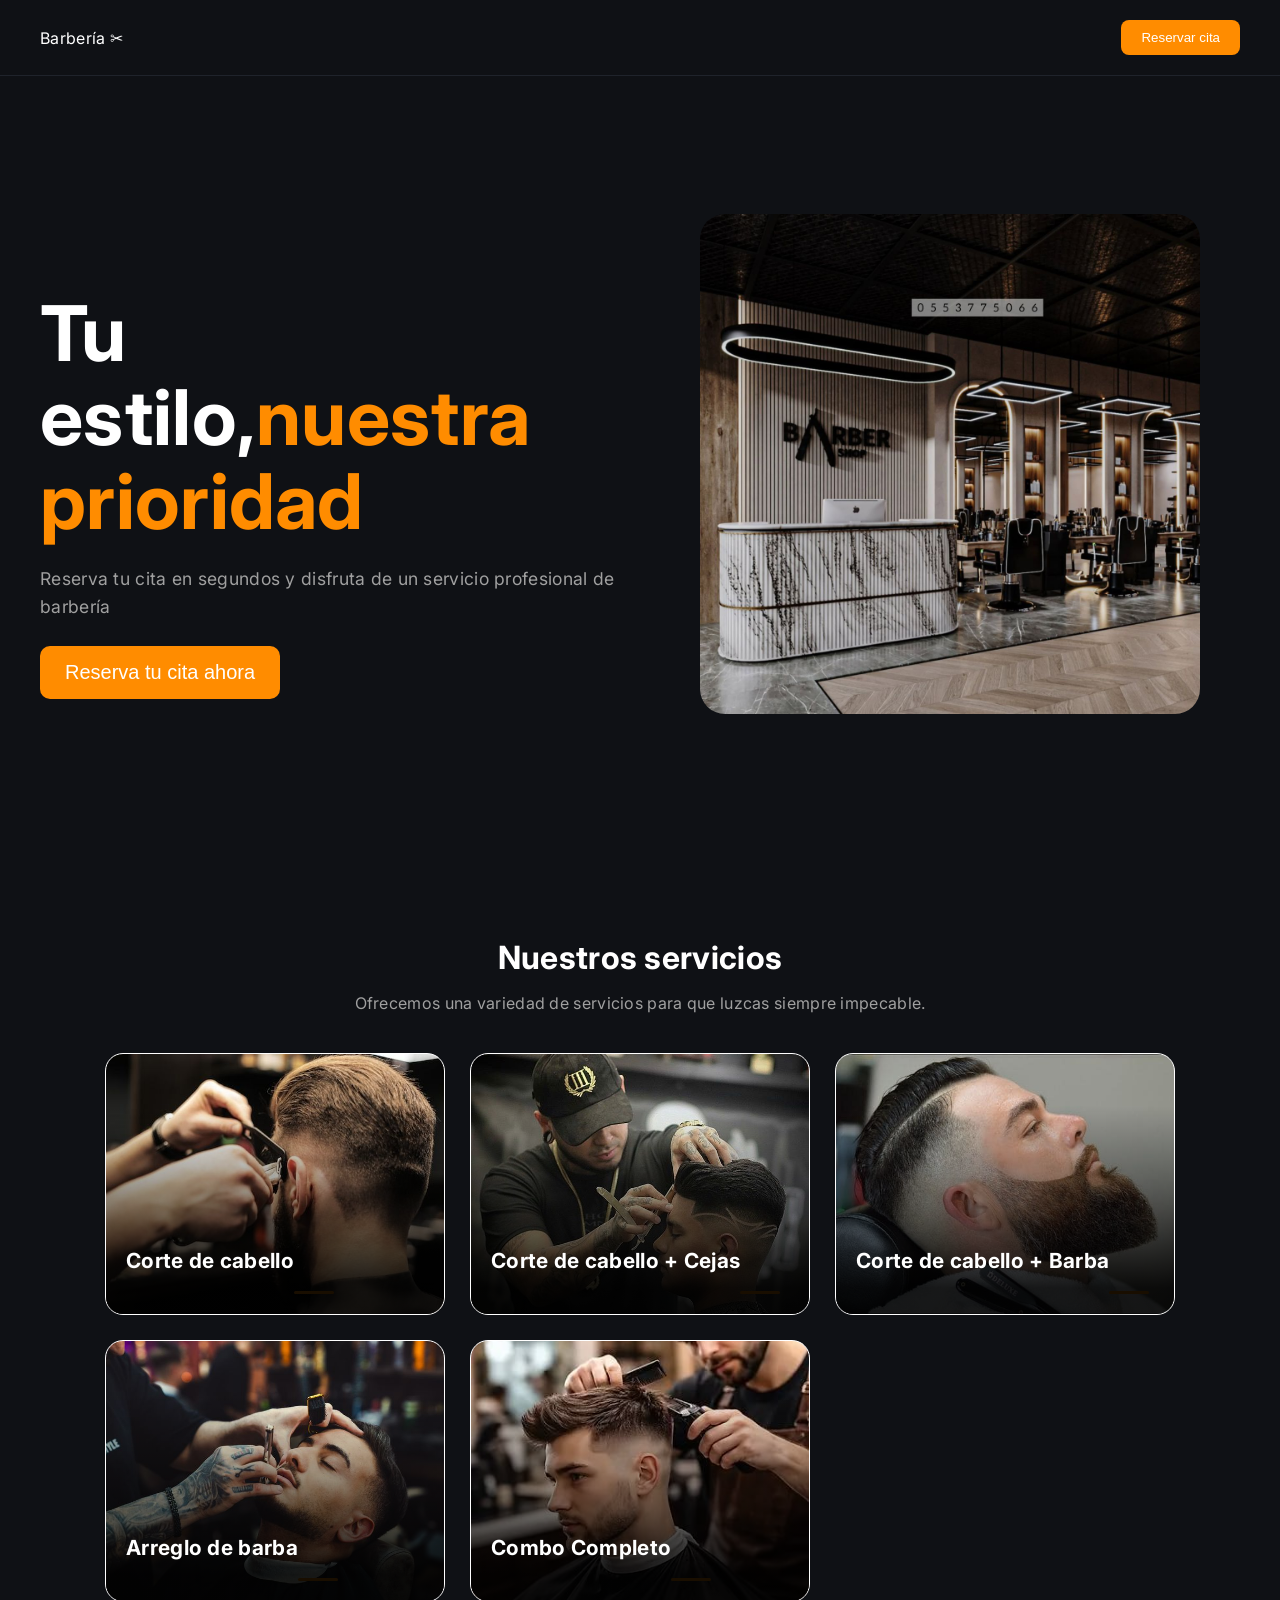
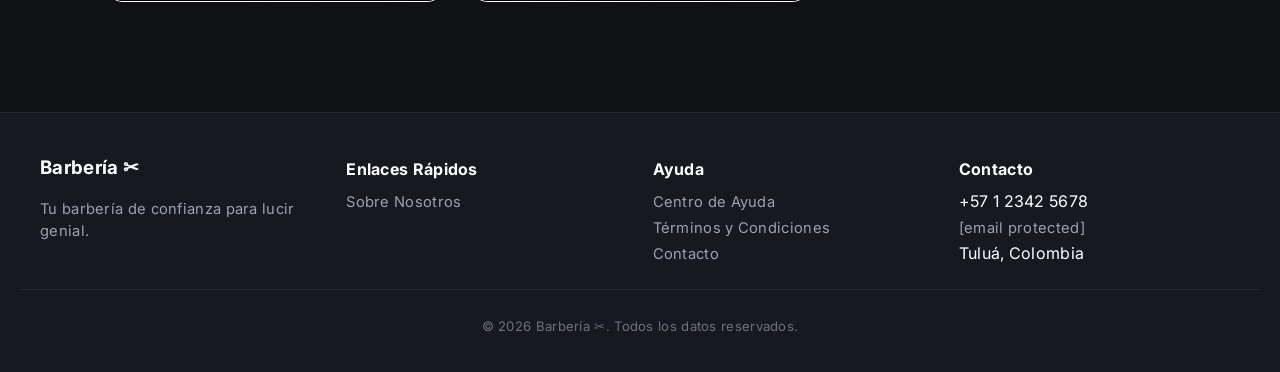
<file: index.html>
<!DOCTYPE html>
<html lang="es">
<head>
  <meta charset="UTF-8">
  <meta name="viewport" content="width=device-width, initial-scale=1.0">
  <link rel="preconnect" href="https://fonts.googleapis.com">
  <link rel="preconnect" href="https://fonts.gstatic.com" crossorigin>
  <link href="https://fonts.googleapis.com/css2?family=Inter:wght@400;500;600;700&display=swap" rel="stylesheet">
  <link rel="icon" href="./frontend/assets/images/favicon.png" type="image/png">
  <link rel="shortcut icon" href="./frontend/assets/images/favicon.png" type="image/png">
  <title>Barbería | Reserva tu cita en línea</title>
  <link rel="stylesheet" href="./frontend/css/home.css">
</head>
<body>
  <header class="navbar">
    <div class="cont-nav">
      <div class="logo-barber">Barbería ✂</div>
      <a href="./frontend/pages/auth.html"><button class="button-nav">Reservar cita</button></a>
    </div>  
  </header>
  <main>
    
    <section class="cont-first">

      <div class="container-first">

        <h1>Tu estilo,<span class="destacado">nuestra prioridad</span></h1>
        <p>Reserva tu cita en segundos y disfruta de un servicio profesional de barbería</p>
        <a href="./frontend/pages/auth.html"><button type="submit">Reserva tu cita ahora</button></a>

      </div>

      <div class="cont-img">
        <img src="./frontend/assets/images/fachadabarber.jpg" alt="Imagen de barbería" class="img-barber">
      </div>

    </section>

    <section class="cont-second">

      <div class="container-second">

        <h2>Nuestros servicios</h2>
        <p>Ofrecemos una variedad de servicios para que luzcas siempre impecable.</p>

        <div class="services">

          <div class="service-card card1">
            <h3>Corte de cabello</h3>
          </div>

          <div class="service-card card2">
            <h3>Corte de cabello + Cejas</h3>
          </div>

          <div class="service-card card3">
            <h3>Corte de cabello + Barba</h3>
          </div>

          <div class="service-card card4">
            <h3>Arreglo de barba</h3>
          </div>

          <div class="service-card card5">
            <h3>Combo Completo</h3>
          </div>

        </div>

      </div>

    </section>

  </main>
  <footer class="site-footer" aria-label="Pie de página">
    <div class="footer-container">

      <div class="footer-grid">

        <div class="footer-brand">
          <h3 class="footer-brand-name">Barbería ✂</h3>
          <p class="footer-brand-desc">Tu barbería de confianza para lucir genial.</p>
        </div>

        <div class="footer-col">
          <h4 class="footer-col-title">Enlaces Rápidos</h4>
          <ul class="footer-links">
            <li><a href="#">Sobre Nosotros</a></li>
          </ul>
        </div>

        <div class="footer-col">
          <h4 class="footer-col-title">Ayuda</h4>
          <ul class="footer-links">
            <li><a href="#">Centro de Ayuda</a></li>
            <li><a href="#">Términos y Condiciones</a></li>
            <li><a href="#">Contacto</a></li>
          </ul>
        </div>

        <div class="footer-col">
          <h4 class="footer-col-title">Contacto</h4>
          <ul class="footer-links footer-contact">
            <li><i class="bi bi-telephone"></i> +57 1 2342 5678</li>
            <li><i class="bi bi-envelope"></i> 
              <a href="#">
                [email protected]
              </a>
            </li>
            <li><i class="bi bi-geo-alt"></i> Tuluá, Colombia</li>
          </ul>
        </div>

      </div>
      
      <div class="footer-bottom">
        <p>&copy; 2026 Barbería ✂. Todos los datos reservados.</p>
      </div>

    </div>
  </footer>
</body>
</html>
</file>
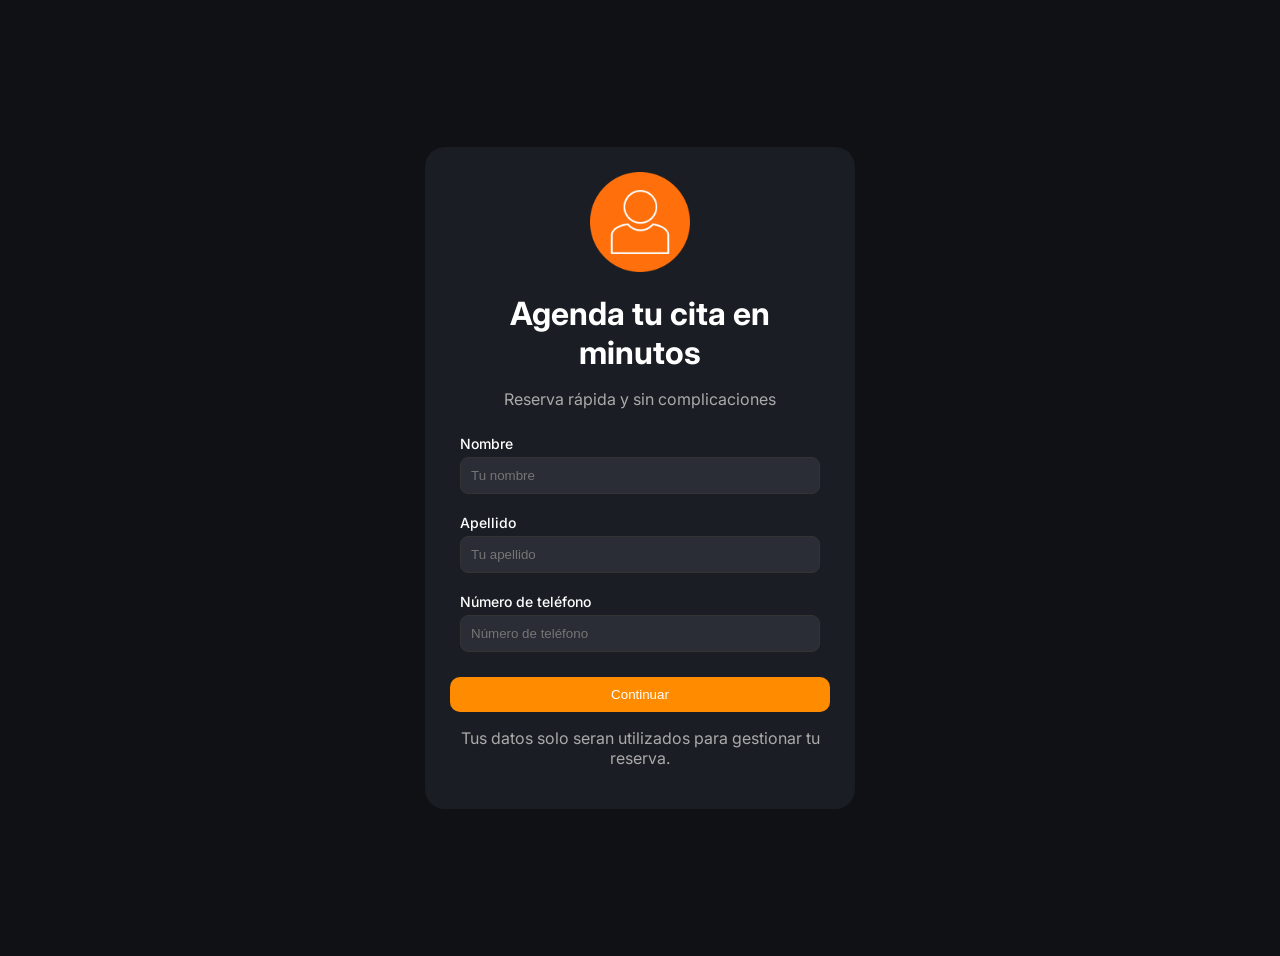
<file: frontend/pages/auth.html>
<!DOCTYPE html>
<html lang="es">
  <head>
    <meta charset="UTF-8">
    <meta name="viewport" content="width=device-width, initial-scale=1.0">
    <meta name="description" content="Reserva tu cita online.">
    <link rel="preconnect" href="https://fonts.googleapis.com">
    <link rel="preconnect" href="https://fonts.gstatic.com" crossorigin>
    <link href="https://fonts.googleapis.com/css2?family=Inter:wght@400;500;600;700&display=swap" rel="stylesheet">
    <link rel="icon" href="../assets/images/favicon.png" type="image/png">
    <link rel="shortcut icon" href="../assets/images/favicon.png" type="image/png">
    <link rel="stylesheet" href="../css/auth.css">
    <title>Barbería | Datos de reserva</title>
  </head>

  <body>
    <main class="login-cont">
      <form class="form-cont" id="form">
        <img src="../assets/images/perso.png" alt="Logo" class="logo">
        <h1>Agenda tu cita en minutos</h1>
        <p>Reserva rápida y sin complicaciones</p>

        <div class="field">
          <label for="nombre">Nombre</label>
          <input type="text" id="nombre" name="nombre" required minlength="2" pattern="[a-zA-ZáéíóúÁÉÍÓÚñÑ\s]+" placeholder="Tu nombre">
        </div>

        <div class="field">
          <label for="apellido">Apellido</label>
          <input type="text" id="apellido" name="apellido" required minlength="2" pattern="[a-zA-ZáéíóúÁÉÍÓÚñÑ\s]+" placeholder="Tu apellido">
        </div>

        <div class="field">
          <label for="telefono">Número de teléfono</label>
          <input type="tel" id="telefono" name="telefono" required minlength="10" maxlength="10" pattern="[0-9]{10}" inputmode="numeric" placeholder="Número de teléfono">
        </div>

        <button type="submit">Continuar</button>

        <p>Tus datos solo seran utilizados para gestionar tu reserva.</p>
      </form>
    </main>

    <script src="../js/auth.js"></script>
  </body>
</html>
</file>
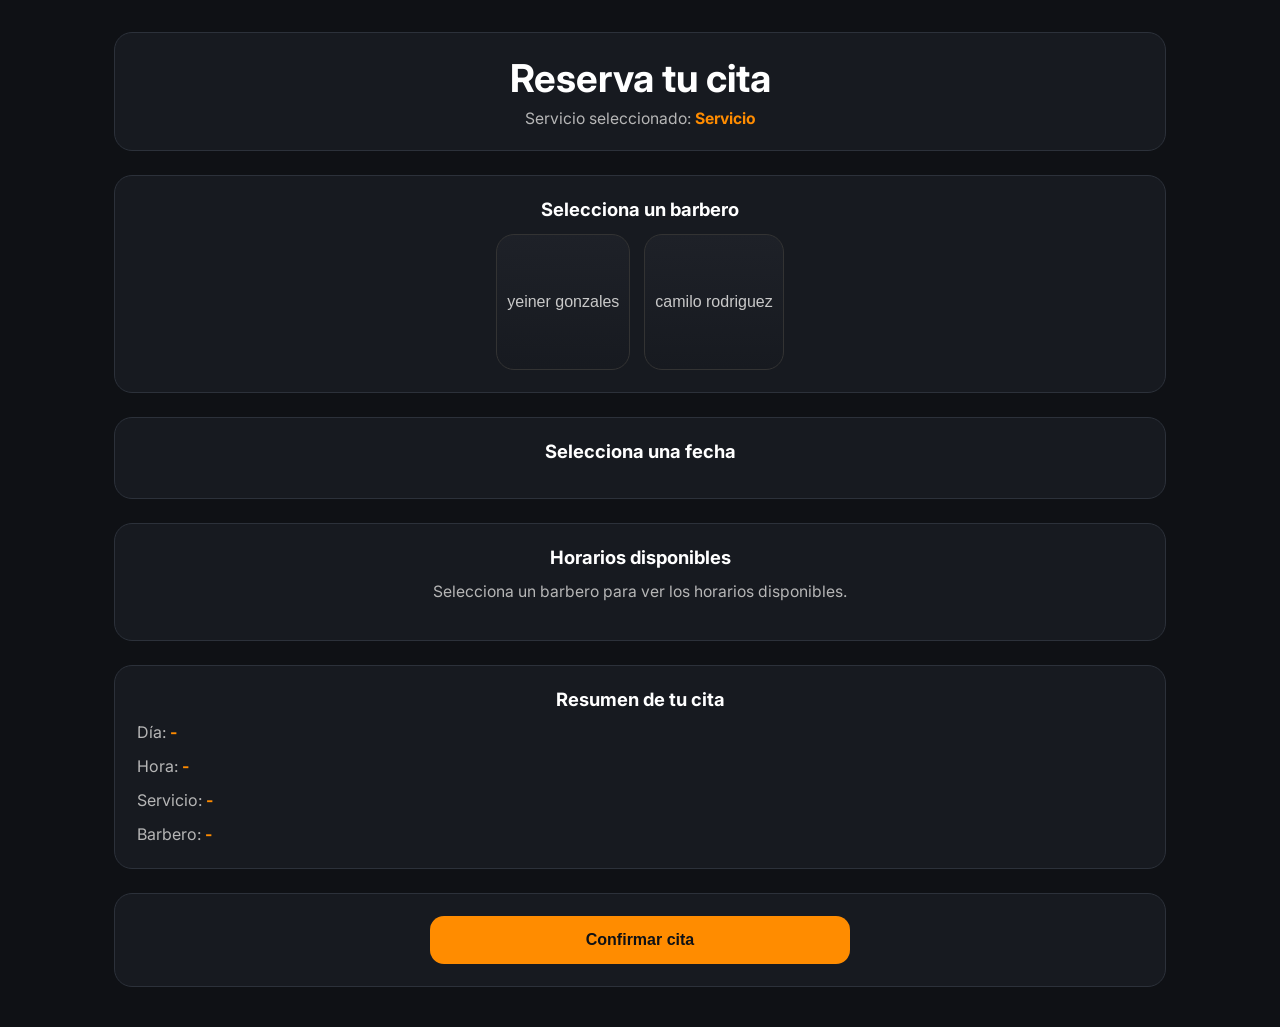
<file: frontend/pages/booking.html>
<!DOCTYPE html>
<html lang="es">
  <head>
    <meta charset="UTF-8">
    <meta name="viewport" content="width=device-width, initial-scale=1.0">
    <meta name="description" content="Reserva tu cita online.">
    <link rel="preconnect" href="https://fonts.googleapis.com">
    <link rel="preconnect" href="https://fonts.gstatic.com" crossorigin>
    <link href="https://fonts.googleapis.com/css2?family=Inter:wght@400;500;600;700&display=swap" rel="stylesheet">
    <link rel="icon" href="../assets/images/favicon.png" type="image/png">
    <link rel="shortcut icon" href="../assets/images/favicon.png" type="image/png">
    <link rel="stylesheet" href="../css/booking.css">
    <title>Barbería | Reserva tu cita</title>
  </head>

  <body>
    <main class="booking-cont">
      <section class="booking-header">
        <h1>Reserva tu cita</h1>
        <p>Servicio seleccionado: <span id="selected-service">Servicio</span></p>
      </section>

      <section class="section-cont">
        <h3>Selecciona un barbero</h3>
        <div class="cont" id="barbers-container"></div>
      </section>

      <section class="section-cont">
        <h3>Selecciona una fecha</h3>
        <div class="cont" id="days-container"></div>
      </section>

      <section class="section-cont">
        <h3>Horarios disponibles</h3>
        <p id="schedule-message">Selecciona un día para ver los horarios disponibles</p>
        <div class="cont" id="hours-container"></div>
      </section>

      <section class="summary-section">
        <h3>Resumen de tu cita</h3>
        <p>Día: <span id="summary-day">-</span></p>
        <p>Hora: <span id="summary-hour">-</span></p>
        <p>Servicio: <span id="summary-service">-</span></p>
        <p>Barbero: <span id="summary-barber">-</span></p>
      </section>

      <section class="confirm-section">
        <button id="confirm-booking" type="button">Confirmar cita</button>
      </section>

    </main>
    <script src="../js/booking.js"></script>
  </body>
</html>
</file>
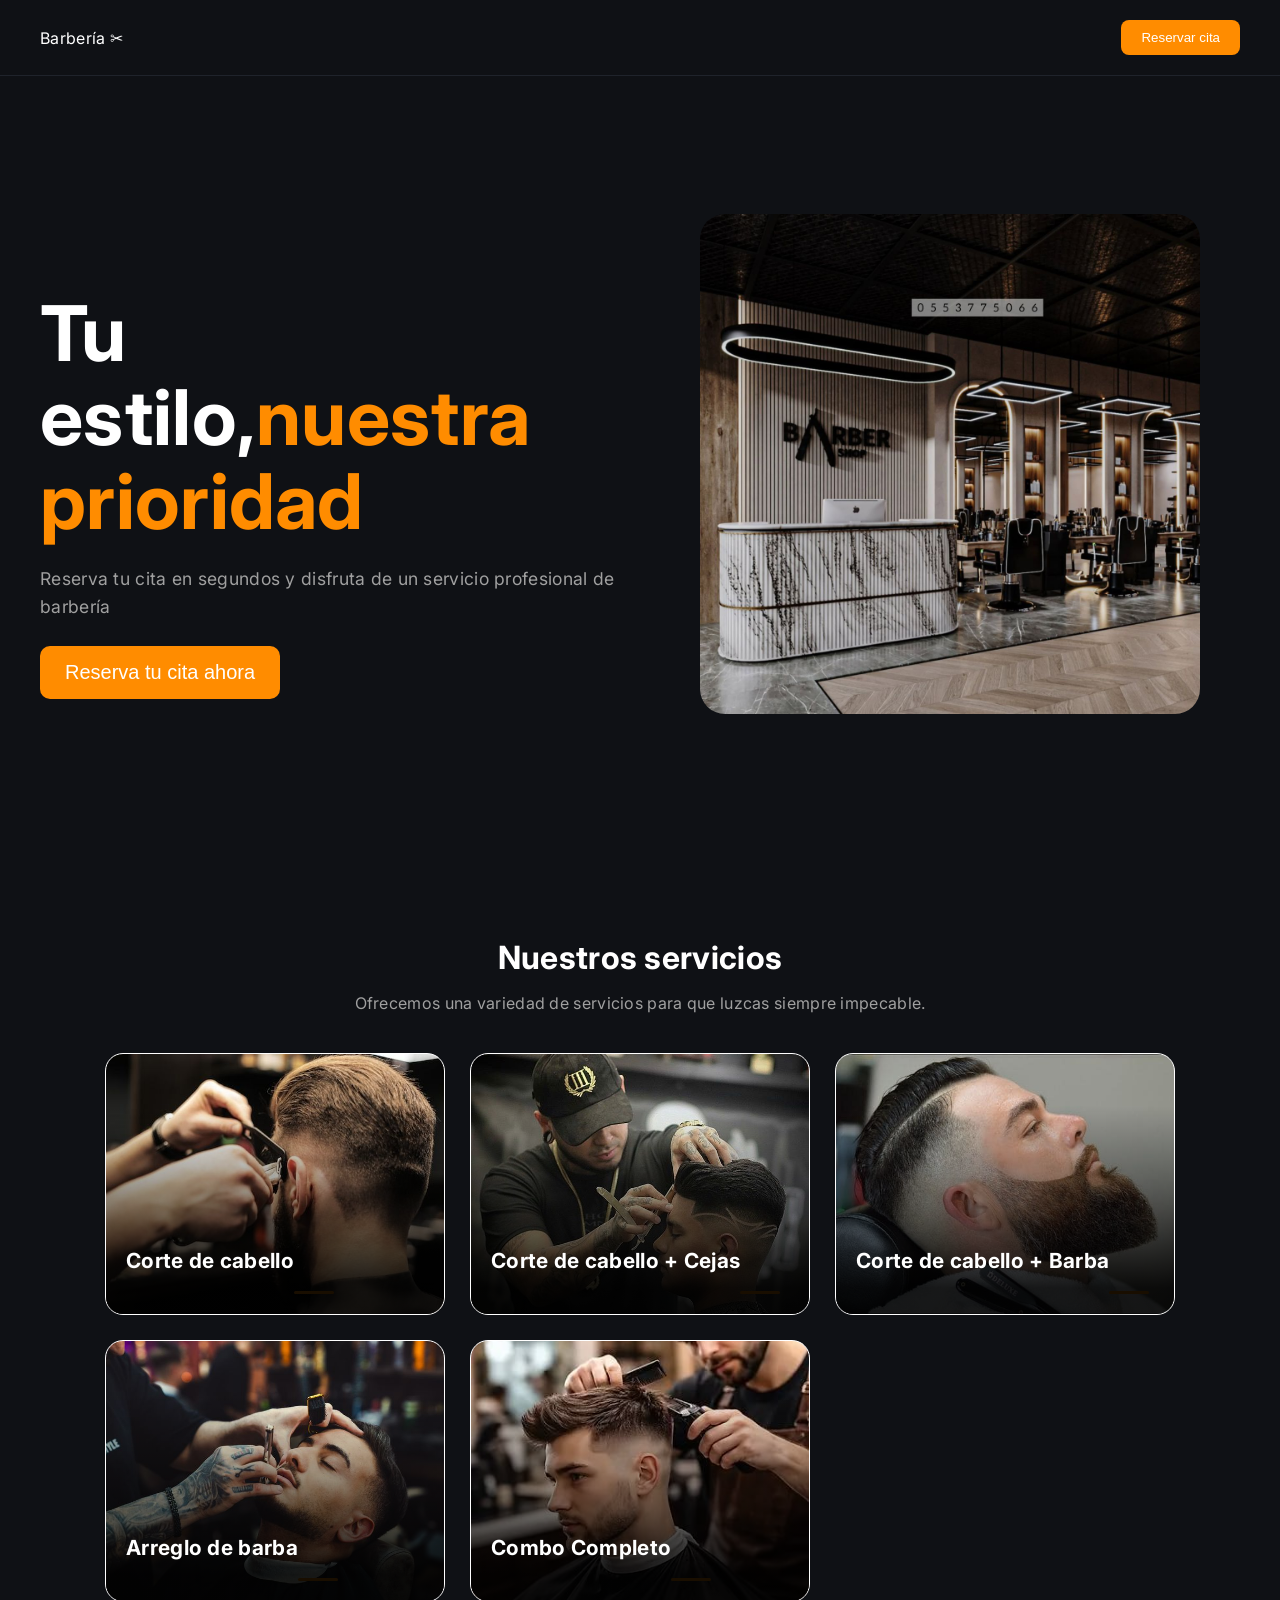
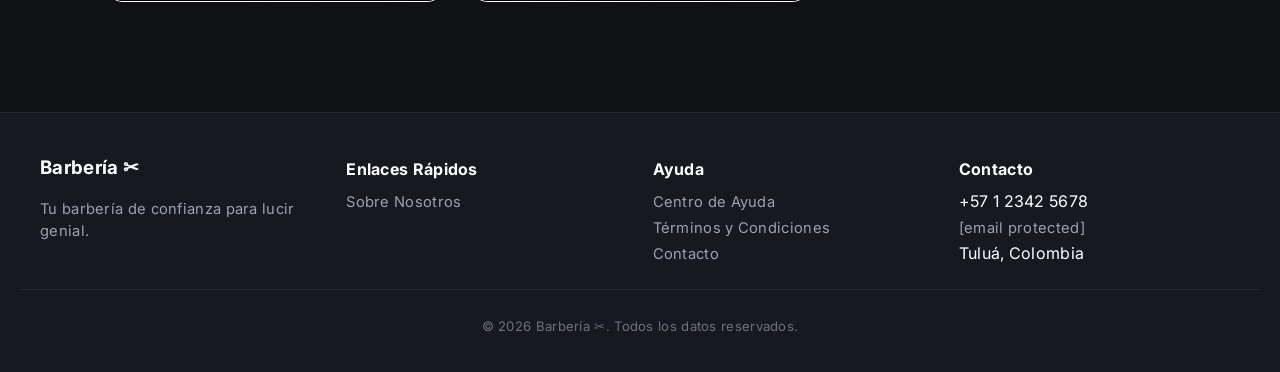
<file: frontend/pages/reservar.html>
<!DOCTYPE html>
<html lang="es">
<head>
  <meta charset="UTF-8">
  <meta name="viewport" content="width=device-width, initial-scale=1.0">
  <title>Reservar cita</title>

  <link rel="stylesheet" href="../public/index.css">
  <link rel="stylesheet" href="../css/reservar.css">
</head>

<body>

<section class="reservar-layout">

  <!-- RESUMEN -->
  <div class="resumen">
    <h2>Tu cita</h2>

    <div class="card resumen-card">
      <p><strong>Cliente:</strong> <span id="cliente"></span></p>
      <p><strong>Servicio:</strong> <span id="servicio"></span></p>
      <p><strong>Precio:</strong> $<span id="precio"></span></p>
    </div>
  </div>

  <!-- FORM -->
  <div class="formulario">

    <div class="form-group">
      <label>Fecha</label>
      <input type="date" id="fecha">
    </div>

    <div class="form-group">
      <label>Hora</label>

      <div class="horas" id="horas">
        <button type="button">09:00 AM</button>
        <button type="button">09:30 AM</button>
        <button type="button">10:00 AM</button>
        <button type="button">10:30 AM</button>
        <button type="button">11:00 AM</button>
        <button type="button">12:00 PM</button>
        <button type="button">12:30 PM</button>
        <button type="button">1:00 PM</button>
        <button type="button">1:30 PM</button>
        <button type="button">2:00 PM</button>
        <button type="button">2:30 PM</button>
        <button type="button">3:00 PM</button>
        <button type="button">3:30 PM</button>
        <button type="button">4:00 PM</button>
        <button type="button">4:30 PM</button>
        <button type="button">5:00 PM</button>
        <button type="button">5:30 PM</button>
        <button type="button">6:00 PM</button>
        <button type="button">6:30 PM</button>
        <button type="button">7:00 PM</button>
        <button type="button">7:30 PM</button>
        <button type="button">8:00 PM</button>
        <button type="button">8:30 PM</button>
        <button type="button">9:00 PM</button>
      </div>

    </div>

  </div>

  <!-- BOTÓN -->
  <div class="footer-action">
    <button id="confirmar" disabled>Confirmar cita</button>
  </div>

</section>

<script>


// ================= DATOS =================
const cliente = JSON.parse(localStorage.getItem("cliente"));
const servicio = JSON.parse(localStorage.getItem("servicio"));

// seguridad mínima
if (!cliente || !servicio) {
  window.location.href = "../../index.html";
}

// ================= MAPA DE PRECIOS =================
const precios = {
    "Corte de cabello": 17000,
    "Corte + Cejas": 20000,
    "Corte + Barba": 22000,
    "Corte + Barba + Cejas": 27000
};

// ================= RESUMEN =================
document.getElementById("cliente").innerText =
  cliente.nombre + " " + cliente.apellido;

document.getElementById("servicio").innerText =
  servicio.nombre;

// 🔥 precio SIEMPRE correcto
const precio = precios[servicio.nombre] || 0;

document.getElementById("precio").innerText = precio;


// ================= SELECCIÓN =================
let horaSeleccionada = null;

const botonesHora = document.querySelectorAll(".horas button");
const btnConfirmar = document.getElementById("confirmar");
const inputFecha = document.getElementById("fecha");

// seleccionar hora
botonesHora.forEach(btn => {
  btn.addEventListener("click", () => {

    botonesHora.forEach(b => b.classList.remove("activo"));
    btn.classList.add("activo");

    horaSeleccionada = btn.innerText;

    validar();
  });
});

// validar
function validar() {
  const fecha = inputFecha.value;

  if (fecha && horaSeleccionada) {
    btnConfirmar.disabled = false;
  } else {
    btnConfirmar.disabled = true;
  }
}

// fecha change
inputFecha.addEventListener("change", validar);


// ================= CONFIRMAR =================
btnConfirmar.addEventListener("click", () => {

  const fecha = inputFecha.value;

  let citas = JSON.parse(localStorage.getItem("citas")) || [];

  // validar doble reserva
  const ocupado = citas.find(c =>
    c.fecha === fecha && c.hora === horaSeleccionada
  );

  if (ocupado) {
    alert("Ese horario ya está ocupado");
    return;
  }

  const nuevaCita = {
    id: Date.now(),
    cliente,
    servicio: {
      ...servicio,
      precio: precio 
    },
    fecha,
    hora: horaSeleccionada,
    estado: "Pendiente"
  };

  citas.push(nuevaCita);
  localStorage.setItem("citas", JSON.stringify(citas));

  // WhatsApp
  const mensaje = `Hola, quiero confirmar mi cita:\n\nCliente: ${cliente.nombre} ${cliente.apellido}\nServicio: ${servicio.nombre}\nPrecio: $${precio}\nFecha: ${fecha}\nHora: ${horaSeleccionada}`;

  const url = `https://wa.me/+573152119923?text=${encodeURIComponent(mensaje)}`;

  window.location.href = url;

});

</script>

</body>
</html>
</file>
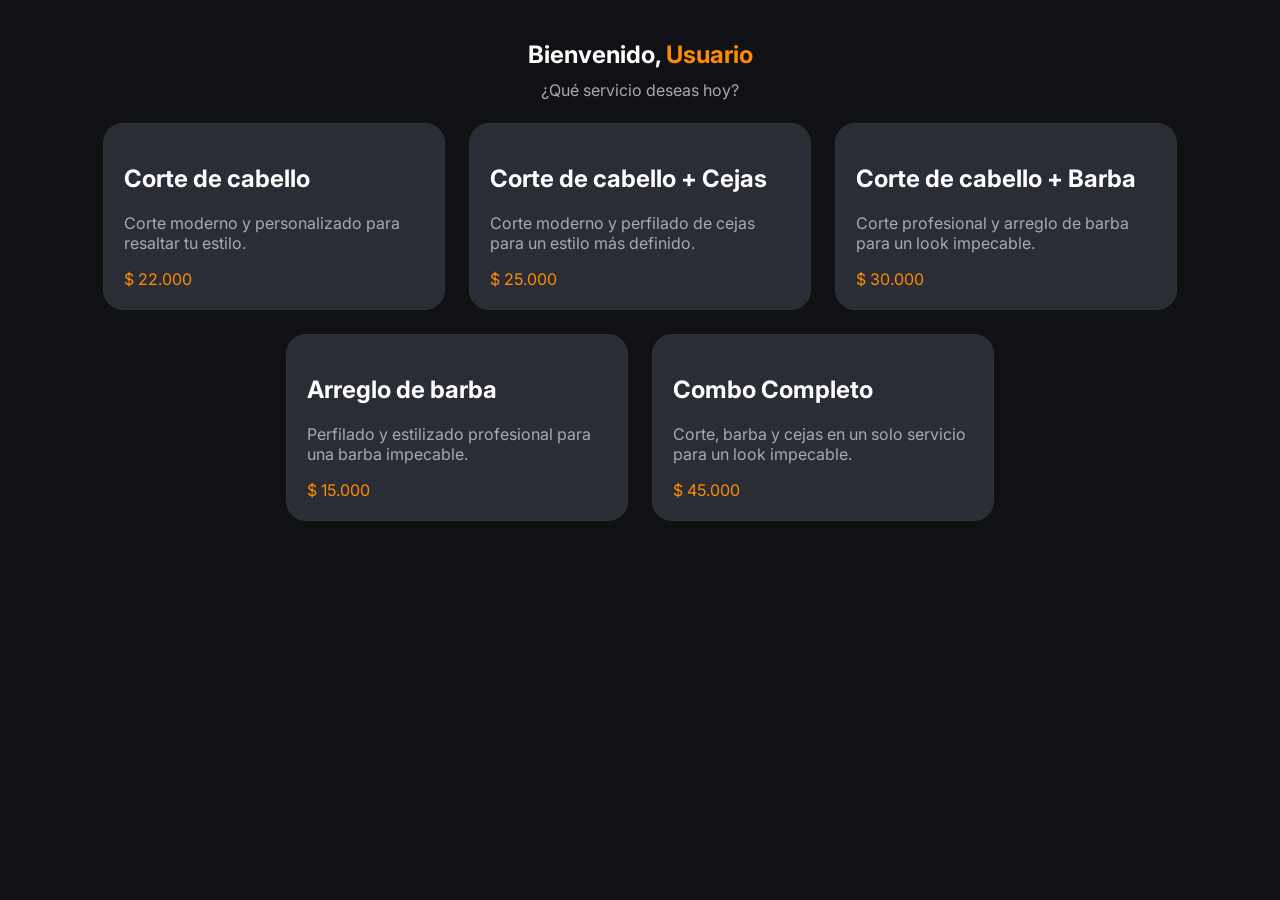
<file: frontend/pages/services.html>
<!DOCTYPE html>
<html lang="es">
  <head>
    <meta charset="UTF-8">
    <meta name="viewport" content="width=device-width, initial-scale=1.0">
    <meta name="description" content="Servicios del sistema de citas.">
    <link rel="preconnect" href="https://fonts.googleapis.com">
    <link rel="preconnect" href="https://fonts.gstatic.com" crossorigin>
    <link href="https://fonts.googleapis.com/css2?family=Inter:wght@400;500;600;700&display=swap" rel="stylesheet">
    <link rel="icon" href="../assets/images/favicon.png" type="image/png">
    <link rel="shortcut icon" href="../assets/images/favicon.png" type="image/png">
    <link rel="stylesheet" href="../css/services.css">
    <title>Barbería | Nuestros servicios</title>
  </head>

  <body>
    <main>
      <section class="section">
        <h1>Bienvenido, <span class="b-user" id="user-name"> Usuario</span></h1>
        <p class="servis">¿Qué servicio deseas hoy?</p>

        <div class="services">

          <button class="service-card" data-service="corte de cabello">
            <h2>Corte de cabello</h2>
            <p>Corte moderno y personalizado para resaltar tu estilo.</p>
            <span class="btn">$ 22.000</span>
          </button>

          <button class="service-card" data-service="corte de cabello + cejas">
            <h2>Corte de cabello + Cejas</h2>
            <p>Corte moderno y perfilado de cejas para un estilo más definido.</p>
            <span class="btn">$ 25.000</span>
          </button>

          <button class="service-card" data-service="corte de cabello + barba">
            <h2>Corte de cabello + Barba</h2>
            <p>Corte profesional y arreglo de barba para un look impecable.</p>
            <span class="btn">$ 30.000</span>
          </button>

          <button class="service-card" data-service="arreglo de barba">
            <h2>Arreglo de barba</h2>
            <p>Perfilado y estilizado profesional para una barba impecable.</p>
            <span class="btn">$ 15.000</span>
          </button>

          <button class="service-card" data-service="combo completo">
            <h2>Combo Completo</h2>
            <p>Corte, barba y cejas en un solo servicio para un look impecable.</p>
            <span class="btn">$ 45.000</span>
          </button>
        </div>
      </section>
    </main>
    <script src="../js/services.js"></script>
  </body>
</html>
</file>
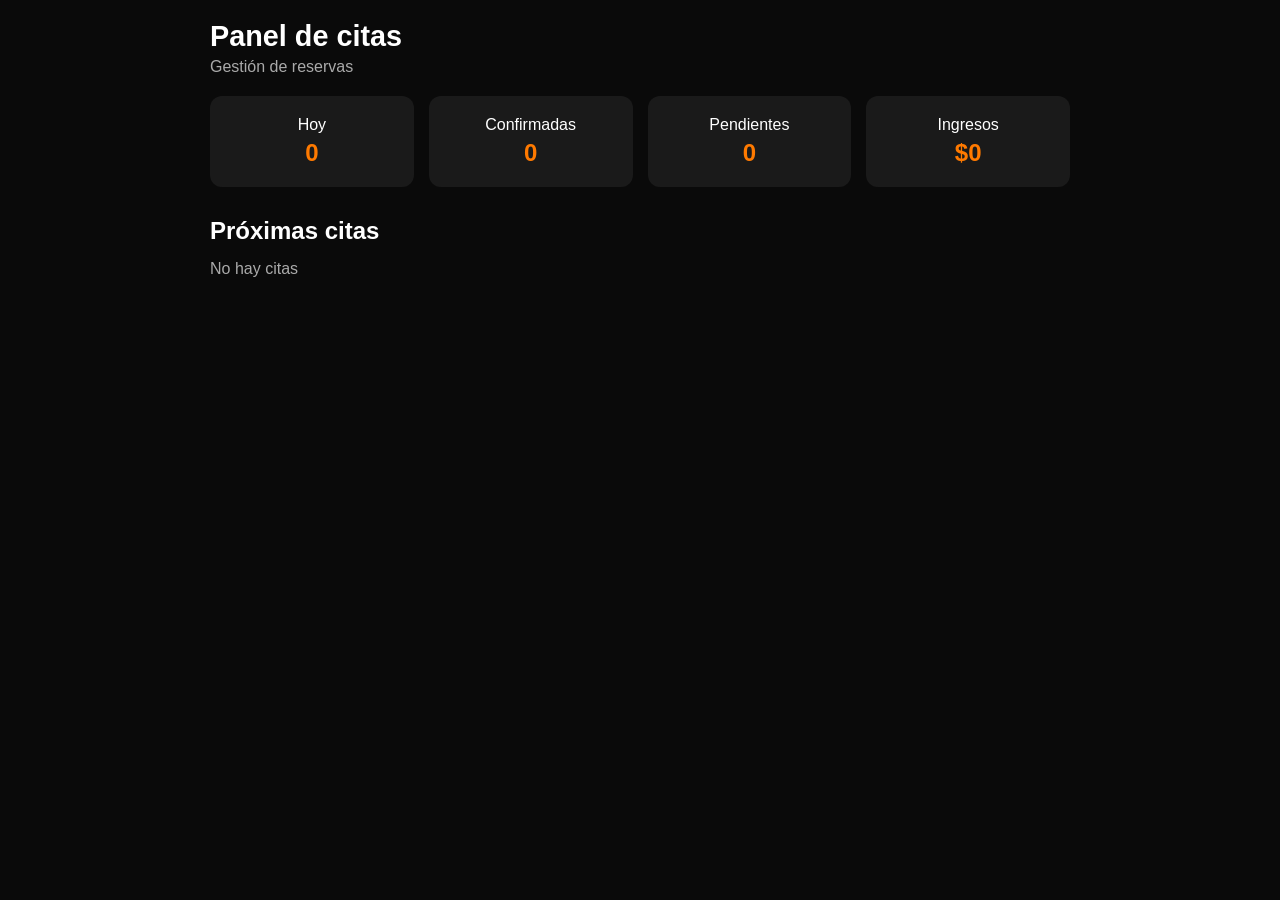
<file: frontend/src/pages/admin/admin.html>
<!DOCTYPE html>
<html lang="es">
<head>
  <meta charset="UTF-8">
  <meta name="viewport" content="width=device-width, initial-scale=1.0">
  <title>Panel Admin</title>

  <link rel="stylesheet" href="../../../public/index.css">
  <link rel="stylesheet" href="admin.css">
</head>

<body>

<section class="admin-layout">

  <!-- HEADER -->
  <div class="header">
    <h1>Panel de citas</h1>
    <p class="muted">Gestión de reservas</p>
  </div>

  <!-- STATS -->
  <div class="stats">

    <div class="card stat">
      <p>Hoy</p>
      <h2 id="hoy">0</h2>
    </div>

    <div class="card stat">
      <p>Confirmadas</p>
      <h2 id="confirmadas">0</h2>
    </div>

    <div class="card stat">
      <p>Pendientes</p>
      <h2 id="pendientes">0</h2>
    </div>

    <div class="card stat">
      <p>Ingresos</p>
      <h2>$<span id="ingresos">0</span></h2>
    </div>

  </div>

  <!-- LISTA -->
  <div class="lista">

    <h2>Próximas citas</h2>

    <div id="citas"></div>

  </div>

</section>

<script>

// ================= DATA =================
let citas = JSON.parse(localStorage.getItem("citas")) || [];

// ================= STATS =================
const hoyFecha = new Date().toISOString().split("T")[0];

let hoy = 0;
let confirmadas = 0;
let pendientes = 0;
let ingresos = 0;

citas.forEach(c => {
  if (c.fecha === hoyFecha) hoy++;
  if (c.estado === "Confirmada") confirmadas++;
  if (c.estado === "Pendiente") pendientes++;

  ingresos += Number(c.servicio.precio);
});

document.getElementById("hoy").innerText = hoy;
document.getElementById("confirmadas").innerText = confirmadas;
document.getElementById("pendientes").innerText = pendientes;
document.getElementById("ingresos").innerText = ingresos;


// ================= LISTA =================
const contenedor = document.getElementById("citas");

function render() {
  contenedor.innerHTML = "";

  if (citas.length === 0) {
    contenedor.innerHTML = "<p class='muted'>No hay citas</p>";
    return;
  }

  citas.forEach((cita, index) => {

    const div = document.createElement("div");
    div.className = "card cita";

    div.innerHTML = `
      <div class="info">
        <h3>${cita.cliente.nombre} ${cita.cliente.apellido}</h3>
        <p>${cita.servicio.nombre}</p>
        <p>${cita.fecha} - ${cita.hora}</p>
      </div>

      <div class="acciones">
        <span class="estado ${cita.estado.toLowerCase()}">${cita.estado}</span>

        <button onclick="confirmar(${index})">✔</button>
        <button onclick="cancelar(${index})">✖</button>
      </div>
    `;

    contenedor.appendChild(div);
  });

  localStorage.setItem("citas", JSON.stringify(citas));
}

// ================= ACCIONES =================
window.confirmar = function(i) {
  citas[i].estado = "Confirmada";
  render();
};

window.cancelar = function(i) {
  citas[i].estado = "Cancelada";
  render();
};

// init
render();

</script>

</body>
</html>
</file>
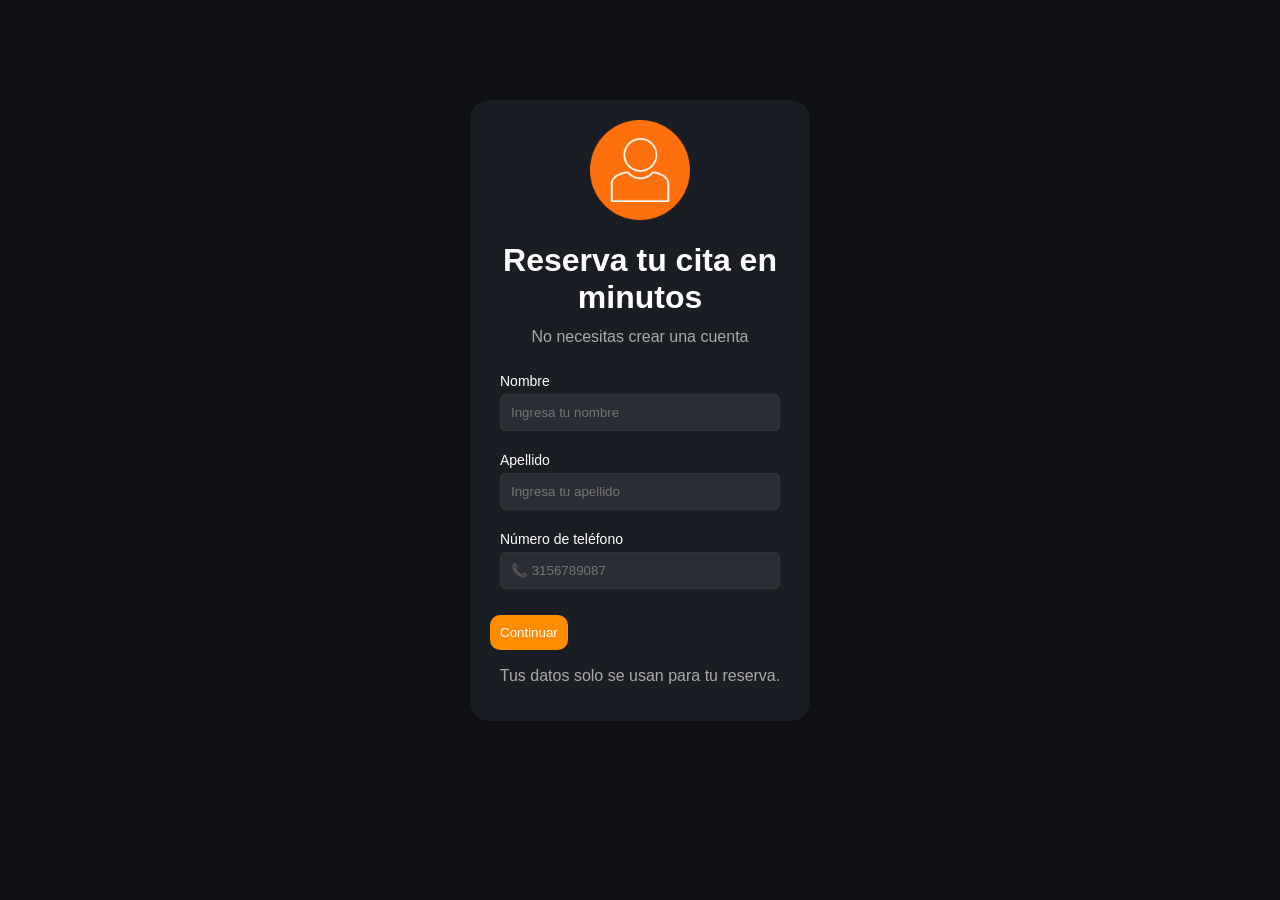
<file: frontend/src/pages/login/login.html>
<!DOCTYPE html>
<html lang="es">
    <head>
        <meta charset="UTF-8">
        <meta name="viewport" content="width=device-width, initial-scale=1.0">
        <meta name="description" content="Inicio de sesión sistema de citas.">
        <link rel="icon" href="../../assets/barberia.png" type="image/png">
        <link rel="shortcut icon" href="../../assets/barberia.png" type="image/png">
        <link rel="stylesheet" href="./login.css">
        
        <title>Iniciar Sesión</title>       
    </head>

    <body>

        <main class="login-cont">   <!-- se le agrega class para estilos-->

        <form class="form-cont">

            <img src="../../assets/Perso.png" alt="Logo" class="logo">
            <h1>Reserva tu cita en minutos</h1>
            <p>No necesitas crear una cuenta</p>

            <div class="field">
                <label for="name">Nombre</label>
                <input type="text" id="name" name="name" placeholder="Ingresa tu nombre" required>
            </div>

            <div class="field">
                <label for="apellido">Apellido</label>
                <input type="text" id="apellido" name="apellido" placeholder="Ingresa tu apellido" required>
            </div>

            <div class="field">
                <label for="numero">Número de teléfono</label>
                <input type="tel" id="numero" name="numero" placeholder="📞 3156789087" required>
            </div>

            <a href="../servicios/servicios.html">
                <button type="button">Continuar</button>
            </a>
            <!--<button type="submit">Continuar</button>-->

            <p>Tus datos solo se usan para tu reserva.</p>
        </form>

    </main>
    </body>
    
</html>
</file>
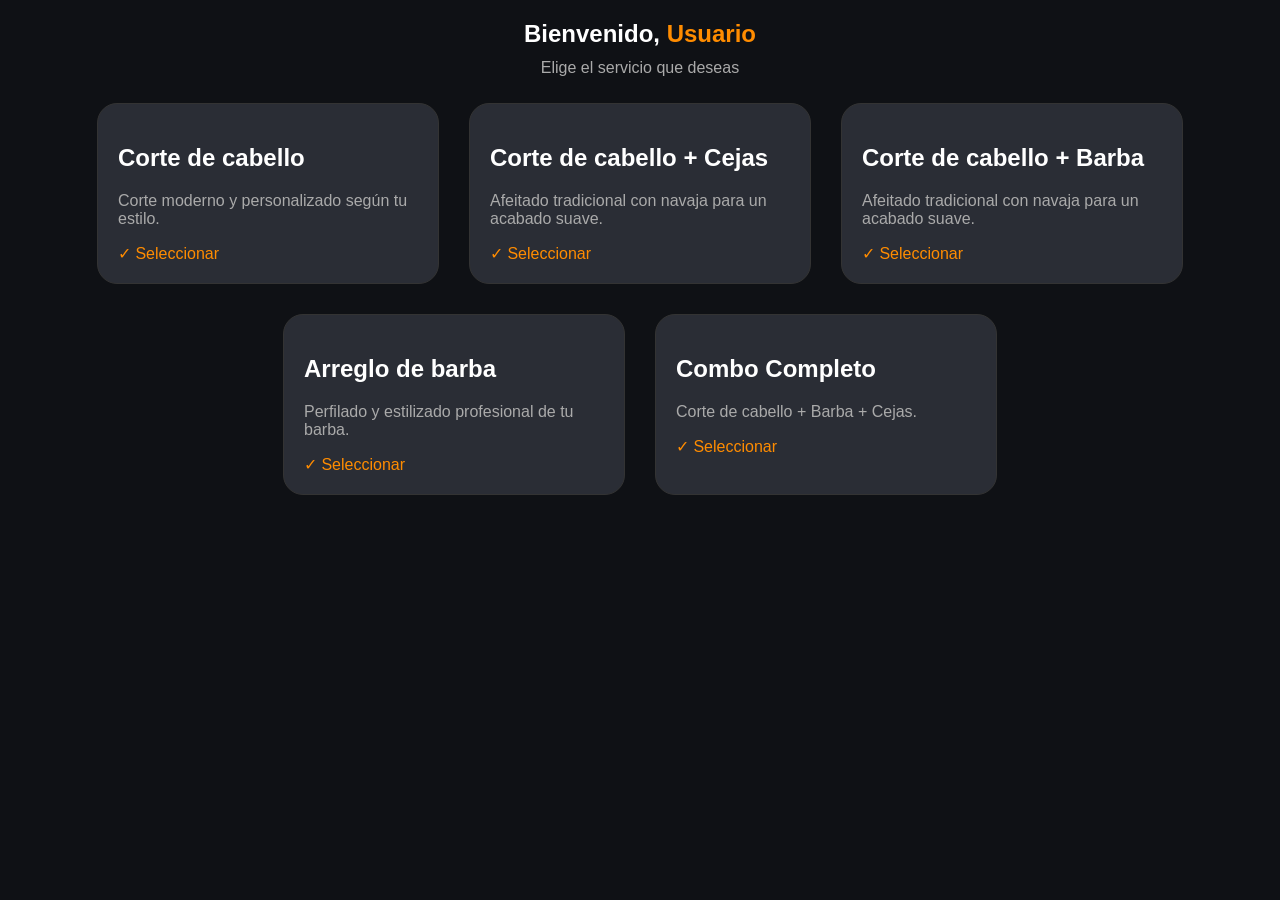
<file: frontend/src/pages/servicios/servicios.html>
<!DOCTYPE html>
<html lang="es">
    <head>
        <meta charset="UTF-8">
        <meta name="viewport" content="width=device-width, initial-scale=1.0">
        <meta name="description" content="Servicios del sistema de citas.">
        <link rel="icon" href="../../assets/barberia.png" type="image/png">
        <link rel="shortcut icon" href="../../assets/barberia.png" type="image/png">
        <link rel="stylesheet" href="./servicios.css">
        <title>Servicios</title>
    </head>

    <body>
      <main>
         <section class="section">
          <h1>Bienvenido,<span class="b-user"> Usuario</span></h1>
          <p class="servis">Elige el servicio que deseas</p>

          <div class="services">
            <div class="service-card">
              <h2>Corte de cabello</h2>
              <p>Corte moderno y personalizado según tu estilo.</p>
              <span class="btn">✓ Seleccionar</span>
            </div>

            <div class="service-card">
              <h2>Corte de cabello + Cejas</h2>
              <p>Afeitado tradicional con navaja para un acabado suave.</p>
              <span class="btn">✓ Seleccionar</span>
            </div>

            <div class="service-card">
              <h2>Corte de cabello + Barba</h2>
              <p>Afeitado tradicional con navaja para un acabado suave.</p>
              <span class="btn">✓ Seleccionar</span>
            </div>

            <div class="service-card">
              <h2>Arreglo de barba</h2>
              <p>Perfilado y estilizado profesional de tu barba.</p>
              <span class="btn">✓ Seleccionar</span>
            </div>

            <div class="service-card">
              <h2>Combo Completo</h2>
              <p>Corte de cabello + Barba + Cejas.</p>
              <span class="btn">✓ Seleccionar</span>
            </div>
          </div>
         </section>
      </main>
    </body>
</html>
</file>
<file: frontend/css/home.css>
/* ================= BODY ================= */
body {
  background-color: #0f1115;
  color: white;
  font-family: 'Inter', sans-serif;
  margin: 0;
  overflow-x: hidden;
  letter-spacing: 0.3px;
}

/* ================= NAVBAR ================= */
.navbar {
  position: sticky;
  top: 0;
  background-color: #0f1115;
  z-index: 10;
  display: flex;
  justify-content: space-between;
  align-items: center;
  padding: 20px 40px;
  border-bottom: 1px solid #1f232b;
}

.cont-nav {
  width: 100%;
  display: flex;
  justify-content: space-between;
  align-items: center;
  max-width: 1200px;
  margin: 0 auto;
}


.logo-barber {
  color: white;
}

.button-nav {
  padding: 10px 20px;
  background: #ff8c00;
  color: white;
  border: none;
  border-radius: 8px;
  cursor: pointer;
  transition: 0.3s;
}

.button-nav:hover {
  transform: scale(1.05);
  box-shadow: 0 8px 20px rgba(255, 122, 0, 0.3);
}

.container-first button {
  padding: 15px 25px;
  font-size: 1.25rem;
  background: #ff8c00;
  border: none;
  border-radius: 10px;
  color: white;
  cursor: pointer;
  transition: transform 0.2s ease, box-shadow 0.2s ease;
}

.container-first button:hover {
  transform: scale(1.05);
  box-shadow: 0 8px 20px rgba(255, 122, 0, 0.25);
}

/* ================= HERO ================= */
.cont-first {
  max-width: 1200px;
  margin: 0 auto;
  display: flex;
  justify-content: space-between;
  align-items: center;
  padding: 50px 40px;
  gap: 40px;
  min-height: 75vh; /* 🔥 CAMBIO #2 */
}

.container-first {
  flex: 1;
  max-width: 600px;
}

.container-first h1 {
  font-size: clamp(2.5rem, 6vw, 5rem);
  line-height: 1.1;
  margin-bottom: 20px;
}

.destacado {
  color: #ff8c00;
}

/* 🔥 CAMBIO #3 */
.container-first p {
  color: #a0a0a0;
  font-size: 1.1rem;
  line-height: 1.6;
  margin-bottom: 25px; /* antes: 300px ❌ */
}

/* IMAGEN */
.cont-img {
  flex: 1;
  display: flex;
  justify-content: center;
}

/* 🔥 CAMBIO #4 */
.img-barber {
  width: 100%;
  max-width: 500px;
  border-radius: 25px;
  object-fit: cover;
}

/* ================= SERVICIOS ================= */
.cont-second {
  padding: 60px 40px;
}

/* 🔥 CAMBIO #5 */
.container-second {
  max-width: 1200px;
  margin: 0 auto;
}

.container-second h2 {
  text-align: center;
  margin-bottom: 10px;
  font-size: 2rem;
}

.container-second p {
  text-align: center;
  color: #a0a0a0;
  margin-bottom: 40px;
}

.services {
  display: grid;
  grid-template-columns: repeat(auto-fit, minmax(280px, 340px));
  justify-content: center;
  gap: 25px;
}

.service-card::after {
  content: "";
  display: block;
  width: 40px;
  height: 3px;
  background: #ff8c00;
  margin-top: 10px;
  border-radius: 10px;
}

.service-card::before {
  content: "";
  position: absolute;
  inset: 0;
  background: linear-gradient(
    to top,
    rgba(0,0,0,0.9) 10%,
    rgba(0,0,0,0.5) 40%,
    transparent 80%
  );
  z-index: 1;
}

.service-card {
  position: relative;
  height: 220px;
  border-radius: 18px;
  overflow: hidden;
  display: flex;
  align-items: flex-end;
  padding: 20px;
  color: white;
  font-weight: bold;

  background-size: cover;
  background-position: center;
  background-repeat: no-repeat;

  border: 1px solid rgba(255, 255, 255, 1);
  transition: all 0.3s ease;
}

.service-card h3 {
  position: relative;
  z-index: 2;
  font-size: 1.3rem;
  transition: transform 0.3s ease;
  font-weight: 700;
}

.service-card p {
  font-size: 0.95rem;
  color: #ff8c00;
  margin-top: 4px;
}

.service-card:hover {
  transform: translateY(-5px) scale(1.04);
  box-shadow: 0 25px 60px rgba(0,0,0,0.6);
}

.service-card:hover img {
  transform: scale(1.08);
}


.card1 {
  background-image: url("../assets/images/corte-cabello.jpg");
}

.card2 {
  background-image: url("../assets/images/corte-cejas.jpg");
}

.card3 {
  background-image: url("../assets/images/corte-barba.jpg");
}

.card4 {
  background-image: url("../assets/images/barba.jpg");
}

.card5 {
  background-image: url("../assets/images/combo-completo.jpg");
}

/* ================= FOOTER ================= */

.site-footer {
  background-color: #16191f;
  padding: 25px 20px;
  margin-top: 50px;
  border-top: 1px solid #242933;
}

.footer-grid {
  max-width: 1200px;
  margin: 0 auto;

  display: grid;
  grid-template-columns: repeat(4, 1fr);

  gap: 25px;
}

.footer-col-title {
  font-size: 1rem;
  margin-bottom: 12px;
  color: white;
}

.footer-links {
  list-style: none;
  padding: 0;
  margin: 0;
}

.footer-links li {
  margin-bottom: 6px;
}

.footer-links a {
  color: #9ca3af;
  text-decoration: none;
  font-size: 0.92rem;
  transition: color 0.3s ease;
}

.footer-links a:hover {
  color: #ff8c00;
}

.footer-brand-desc {
  color: #9ca3af;
  line-height: 1.5;
  font-size: 0.92rem;
  margin: 0;
}

.footer-bottom {
  text-align: center;
  margin-top: 20px;
  padding-top: 15px;

  border-top: 1px solid #242933;

  color: #6b7280;
  font-size: 0.82rem;
}

/* ================= RESPONSIVE ================= */

@media (max-width: 900px) {

  .cont-first {
    flex-direction: column;
    text-align: center;
  }

  .services {
    grid-template-columns: repeat(2, 1fr);
  }
}

@media (max-width: 600px) {

  .navbar {
    padding: 18px 20px;
  }

  .button-nav {
    padding: 10px 16px;
    font-size: 0.9rem;
  }

  .cont-first {
    flex-direction: column;
    padding: 30px 20px 10px;
    gap: 30px;
    min-height: auto;
    text-align: center;
  }

  .container-first h1 {
    font-size: 3rem;
    line-height: 1.1;
  }

  .container-first p {
    font-size: 1rem;
    line-height: 1.5;
  }

  .container-first button {
    width: 100%;
    padding: 16px;
    font-size: 1rem;
  }

  .img-barber {
    max-width: 100%;
    height: 420px;
    border-radius: 24px;
  }

  .cont-second {
    padding: 40px 20px;
  }

  .container-second h2 {
    font-size: 2.1rem;
    text-align: center;
  }

  .container-second p {
    font-size: 0.95rem;
    line-height: 1.5;
    margin-bottom: 25px;
  }

  .services {
    grid-template-columns: 1fr;
    justify-items: center;
    gap: 20px;
  }

  .service-card {
    width: 85%;
    height: 220px;
    border-radius: 20px;
    padding: 18px;
  }

  .service-card h3 {
    font-size: 1.1rem;
  }

  /* FOOTER MOBILE */

  .site-footer {
    padding: 18px 15px;
  }

  .footer-grid {
    grid-template-columns: repeat(2, 1fr);
    gap: 18px;
  }

  .footer-col-title {
    font-size: 0.92rem;
    margin-bottom: 8px;
  }

  .footer-links li {
    margin-bottom: 4px;
  }

  .footer-links a,
  .footer-brand-desc {
    font-size: 0.8rem;
    line-height: 1.4;
  }

  .footer-bottom {
    margin-top: 15px;
    padding-top: 10px;
    font-size: 0.72rem;
  }
}
</file>
<file: frontend/css/auth.css>
body {
    background-color: #0f1115; /* color de fondo de login */
    color: white; /* color del texto en login */
    font-family: 'Inter', sans-serif; /* fuente del texto*/
    min-height: 100vh; /* altura mínima del cuerpo para ocupar toda la pantalla */
    display: flex; /* usar flexbox para centrar el contenido */
    justify-content: center; /* centrar horizontalmente el contenido */
    align-items: center; /* centrar verticalmente el contenido */
    padding: 20px; /* espacio alrededor del contenido */

}

.login-cont {
    width: 90%; /* ancho del contenedor de login 300px*/
    max-width: 380px; /* ancho máximo del contenedor de login */
    padding: 25px; /* espacio interno del contenedor de login */
    background-color: #1a1d23; /* color de fondo del contenedor de login */
    border-radius: 20px; /* bordes redondeados del contenedor de login */
}

.form-cont {
    display: flex; /* usar flexbox para centrar el contenido del formulario de login */
    flex-direction: column; /* dirección de los elementos del formulario en columna */
}

.field {
    padding: 10px; /* espacio interno de los campos de entrada */
    display: flex; /* tamaño del campo de entrada */
    flex-direction: column; /* dirección de los elementos del campo de entrada en columna */
}

.form-cont button{
    margin-top: 15px; /* espacio superior del botón de login */
    padding: 10px; /* espacio interno del botón de login */
    border: none; /* sin borde para el botón de login */
    border-radius: 10px; /* bordes redondeados para el botón de login */
    background-color: #ff8c00; /* color de fondo del botón de login */
    color: white; /* color del texto del botón de login */
    cursor: pointer; /* cursor en forma de mano al pasar sobre el botón de login */
}


.form-cont h1 {
    margin-bottom: 1px; /* espacio inferior del título del formulario de login */
    text-align: center; /* centrado del texto del enlace de registro */
    color: #ffffff; /* color del texto del enlace de registro */

}

.form-cont p {
    text-align: center; /* centrado del texto del enlace de registro */
    color: #aaaaaa; /* color del texto del enlace de registro */
}

.field input{
    background-color:#2a2d35; /* color de fondo de los campos de entrada */
    color: #aaaaaa; /* color del texto de los campos de entrada */
    border: 1px solid #333333; /* borde de los campos de entrada */
    border-radius: 8px; /* bordes redondeados para los campos de entrada */
    padding: 10px; /* espacio interno de los campos de entrada */
}

.field label{
    font-weight: 500; /* peso de la fuente de las etiquetas de los campos de entrada */
    font-size: 14px; /* tamaño de fuente de las etiquetas de los campos de entrada */
    margin-bottom: 5px; /* espacio inferior entre la etiqueta y el campo de entrada */
    color: #ffffff; /* color del texto de las etiquetas de los campos de entrada */

}

.logo {
    display: block; /* mostrar el logo como un bloque */
    margin: 0 auto 0px; /* centrar el logo y agregar espacio inferior */
    width: 100px; /* ancho del logo */
}
</file>
<file: frontend/css/booking.css>
body {
  background-color: #0f1115;
  color: white;
  font-family: 'Inter', sans-serif;
  margin: 0;
}

/*  Reset general */
* {
  margin: 0;
  padding: 0;
  box-sizing: border-box;
}

/*  Contenedor principal */
.booking-cont {
  width: 100%;
  max-width: 1100px;
  margin: 0 auto;
  padding: 24px 16px 32px;
  display: flex;
  flex-direction: column;
  gap: 20px;
}

/*  Tarjetas de bloques  */
.booking-header,
.section-cont,
.summary-section,
.confirm-section {
  background: #171a20;
  border: 1px solid #2c313a;
  border-radius: 18px;
  padding: 18px;
}

/*  Encabezado de reserva  */
.booking-header {
  text-align: center;
}

/*  Títulos y textos del encabezado */
.booking-header h1 {
  font-size: clamp(1.6rem, 4vw, 2.4rem);
  margin-bottom: 8px;
}

/*  Texto descriptivo del encabezado */
.booking-header p {
  color: #b6b6b6;
  font-size: 0.98rem;
}

/*  Resumen de la cita */
.booking-header span,
#selected-service,
#summary-service,
#summary-day,
#summary-hour,
#summary-barber {
  color: #ff8c00;
  font-weight: 700;
}

/*  Seccion de dias */
.section-cont {
  display: flex;
  flex-direction: column;
  gap: 14px;
}

/*  Títulos de secciones */
.section-cont h3,
.summary-section h3 {
  text-align: center;
  font-size: 1.15rem;
}

/*  Contenedor de tarjetas de dias y horas */
.cont {
  display: flex;
  justify-content: center;
  flex-wrap: wrap;
  gap: 12px;
}

/*  Tarjetas de dias y horas*/
.calendar {
  appearance: none;
  border: 1px solid #333;
  background: linear-gradient(180deg, #1e2128 0%, #171a20 100%);
  min-width: 92px;
  height: 128px;
  border-radius: 18px;
  color: #b7b7b7;
  padding: 12px 10px;
  display: flex;
  flex-direction: column;
  justify-content: center;
  align-items: center;
  gap: 2px;
  transition: transform 0.2s ease, border-color 0.2s ease, box-shadow 0.2s ease, background 0.2s ease;
  touch-action: manipulation;
}

/* Evita que los textos internos interfieran con el clic de la tarjeta */
.calendar p {
  pointer-events: none;
}

/* Estilos específicos para los textos dentro de las tarjetas */
.calendar p:first-child {
  text-transform: lowercase;
  font-size: 1rem;
  font-weight: 500;
}

/* Estilo para el texto del día dentro de la tarjeta */
.calendar p:last-child {
  font-size: 1rem;
  color: #c9c9c9;
}

/* Estilo para el número del día dentro de la tarjeta */
.calendar .num {
  color: #ffffff;
  text-align: center;
  font-size: 1.95rem;
  line-height: 1;
  font-weight: 700;
}

/* Estados visuales al pasar el cursor o enfocar con teclado */
.calendar:hover,
.calendar:focus-visible {
  border-color: #ff8c00;
  color: white;
  cursor: pointer;
  transform: translateY(-4px);
  box-shadow: 0 10px 24px rgba(255, 140, 0, 0.12);
  outline: none;
}

/* Resalta el día seleccionado */
.calendar.active-day {
  border-color: #ff8c00;
  background: linear-gradient(180deg, #242830 0%, #1d2027 100%);
  color: white;
  box-shadow: 0 0 0 1px rgba(255, 140, 0, 0.08), 0 12px 26px rgba(0, 0, 0, 0.3);
}

/* Marca visual para el día actual */
.calendar.today-day {
  position: relative;
}

/* Etiqueta "hoy" para el día actual */
.calendar.today-day::before {
  content: 'hoy';
  position: absolute;
  top: 10px;
  right: 10px;
  font-size: 0.72rem;
  text-transform: uppercase;
  letter-spacing: 0.6px;
  color: #0f1115;
  background: #ff8c00;
  padding: 4px 7px;
  border-radius: 999px;
  font-weight: 700;
}

/* Estilo especial para los botones de horarios */
.calendar.hour-btn {
  min-width: 108px;
  height: 58px;
  padding: 10px 8px;
}

/* Estilos para el texto dentro de los botones de horarios */
.calendar.hour-btn p:first-child {
  text-transform: none;
  font-size: 1.1rem;
  color: #ffffff;
  font-weight: 600;
  margin: 0;
}

/* Resalta el horario seleccionado */
.calendar.active-hour {
  border-color: #ff8c00;
  background: #ff8c00;
  color: #0f1115;
  box-shadow: 0 12px 24px rgba(255, 140, 0, 0.22);
}

/* Resalta el barbero seleccionado */
.calendar.active-barber {
  border-color: #ff8c00;
  background: linear-gradient(180deg, #242830 0%, #1d2027 100%);
  color: white;
  box-shadow: 0 0 0 1px rgba(255, 140, 0, 0.08), 0 12px 26px rgba(0, 0, 0, 0.3);
}

/* Asegura que el texto dentro del horario seleccionado sea legible */
.calendar.active-hour p {
  color: #0f1115;
}

/* Mensaje de ayuda para el usuario */
#schedule-message {
  display: block;
  text-align: center;
  color: #b6b6b6;
  font-size: 0.98rem;
  min-height: 22px;
}

/*  Resumen de cita */
.summary-section {
  display: flex;
  flex-direction: column;
  gap: 10px;
}

/*  Estilos para los textos dentro del resumen de cita */
.summary-section p {
  color: #b6b6b6;
  line-height: 1.5;
}

/* Resalta los detalles clave dentro del resumen de cita */
.summary-section p span {
  font-weight: 700;
}

/*  Boton final  */
.confirm-section {
  text-align: center;
}

/* Estilo para el botón de confirmación */
#confirm-booking {
  width: 100%;
  max-width: 420px;
  border: none;
  background: #ff8c00;
  color: #0f1115;
  font-weight: 700;
  font-size: 1rem;
  padding: 15px 18px;
  border-radius: 14px;
  cursor: pointer;
  transition: transform 0.2s ease, box-shadow 0.2s ease, opacity 0.2s ease;
}

/* Estados visuales para el botón de confirmación */
#confirm-booking:hover,
#confirm-booking:focus-visible {
  transform: translateY(-2px);
  box-shadow: 0 14px 28px rgba(255, 140, 0, 0.25);
  outline: none;
}

/* Estilo para el botón de confirmación cuando está deshabilitado */
#confirm-booking:disabled {
  opacity: 0.45;
  cursor: not-allowed;
  transform: none;
  box-shadow: none;
}

/*  Ajuste para pantallas mas grandes  */
@media (min-width: 768px) {
  .booking-cont {
    padding: 32px 24px 40px;
    gap: 24px;
  }

  .section-cont,
  .summary-section,
  .confirm-section,
  .booking-header {
    padding: 22px;
  }

  .cont {
    gap: 14px;
  }

  .calendar {
    min-width: 100px;
    height: 136px;
  }

  .calendar.hour-btn {
    min-width: 118px;
    height: 60px;
  }
}
</file>
<file: frontend/public/index.css>
:root {
  --bg: #0A0A0A;
  --card: #1A1A1A;
  --accent1: #FF7A00;
  --accent2: #FF5C00;
  --text: #FFFFFF;
  --muted: #AAAAAA;
  --border: #2A2A2A;

  --radius: 12px;
  --transition: 0.3s ease;
  --font: 'Segoe UI', sans-serif;
}

/* RESET */
* {
  margin: 0;
  padding: 0;
  box-sizing: border-box;
}

/* BASE */
body {
  font-family: var(--font);
  background: var(--bg);
  color: var(--text);
}

.container {
  width: 90%;
  max-width: 1200px;
  margin: auto;
}

.section {
  padding: 100px 0;
}

/* BUTTON */
button {
  background: linear-gradient(90deg, var(--accent1), var(--accent2));
  border: none;
  color: white;
  padding: 12px 20px;
  border-radius: var(--radius);
  cursor: pointer;
  transition: var(--transition);
}

button:hover {
  box-shadow: 0 0 20px rgba(255,122,0,0.4);
}

/* INPUT */
input {
  background: var(--card);
  border: 1px solid var(--border);
  color: white;
  padding: 10px;
  border-radius: var(--radius);
}

/* CARD */
.card {
  background: var(--card);
  border-radius: var(--radius);
  padding: 20px;
}

/* TEXT */
.muted {
  color: var(--muted);
}
</file>
<file: frontend/css/reservar.css>
/* ================= BASE ================= */
.reservar-layout {
  min-height: 100vh;
  padding: 20px;
  padding-bottom: 100px;
}

/* ================= RESUMEN ================= */
.resumen {
  margin-bottom: 20px;
}

.resumen h2 {
  margin-bottom: 10px;
}

.resumen-card p {
  margin-bottom: 6px;
  font-size: 0.9rem;
}

/* ================= FORM ================= */
.form-group {
  display: flex;
  flex-direction: column;
  margin-bottom: 20px;
}

label {
  margin-bottom: 6px;
  font-size: 0.9rem;
  color: var(--muted);
}

/* INPUT */
input {
  height: 50px;
  font-size: 16px;
}

/* ================= HORAS ================= */
.horas {
  display: grid;
  grid-template-columns: repeat(3, 1fr);
  gap: 10px;
}

.horas button {
  height: 45px;
  background: var(--card);
  border: 1px solid var(--border);
  border-radius: var(--radius);
  color: var(--text);
}

.horas button.activo {
  background: linear-gradient(90deg, var(--accent1), var(--accent2));
  border: none;
}

/* ================= BOTÓN FIJO ================= */
.footer-action {
  position: fixed;
  bottom: 0;
  left: 0;
  width: 100%;

  padding: 15px;
  background: var(--bg);
  border-top: 1px solid var(--border);
}

.footer-action button {
  width: 100%;
  height: 50px;
  font-size: 16px;
}

/* DESHABILITADO */
button:disabled {
  opacity: 0.4;
  cursor: not-allowed;
}

/* ================= DESKTOP ================= */
@media (min-width: 900px) {

  .reservar-layout {
    max-width: 600px;
    margin: auto;
  }

}
</file>
<file: frontend/css/services.css>
body {
  background-color: #0f1115; /* color de fondo*/
  color: white; /* color del texto*/
  font-family: 'Inter', sans-serif; /* fuente del texto*/
  margin: 0; /* eliminar margen predeterminado */
}

.b-user {
  color: #ff8c00; /* color del texto del botón de usuario */
}

.services {
  display: flex; /* para mostrar las tarjetas de servicio en fila */
  justify-content: center; /* para centrar las tarjetas de servicio horizontalmente */
  flex-wrap: wrap; /* para permixtir que las tarjetas de servicio se ajusten a la pantalla */
  gap: 10px; /* espacio entre las tarjetas de servicio */
}

.service-card {
  all: unset; /* eliminar estilos predeterminados del botón */
  background-color:#2a2d35; /* color de fondo de los campos  */
  border: 1px solid #333333; /* borde de los campos */
  border-radius: 20px; /* bordes redondeados para los campos */
  width: 100%; /* ancho del contenedor */
  max-width: 300px; /* ancho máximo del contenedor */
  padding: 20px; /* espacio interno del contenedor */
  margin: 7px; /* espacio entre los contenedores */
}

.service-card:hover {
  border-color:#ff8c00; /* color del borde al pasar el mouse por encima de la tarjeta de servicio */
  cursor: pointer; /* cursor en forma de mano al pasar sobre la tarjeta de servicio */
  transform: translateY(-4px);
}

.btn {
  color: #ff8c00; /* color del texto del botón */
}

.service-card:hover h2 {
    color: #ff8c00; /* cambia el color del h2 al pasar el mouse */
}

.section p {
  color: #aaaaaa;
}

.section h1 {
    margin-bottom: -5px; /* espacio inferior del título */
    text-align: center; /* centrado del texto */
    color: #ffffff; /* color del texto */

}

.servis {
    text-align: center; /* centrado del texto */
}

.section {
  padding: 20px; /* espacio interno de la sección */
}
</file>
<file: frontend/src/pages/admin/admin.css>
/* ================= BASE ================= */
.admin-layout {
  min-height: 100vh;
  padding: 20px;
}

/* ================= HEADER ================= */
.header h1 {
  font-size: 1.8rem;
}

.header p {
  margin-top: 5px;
}

/* ================= STATS ================= */
.stats {
  margin-top: 20px;

  display: grid;
  grid-template-columns: repeat(2, 1fr);
  gap: 15px;
}

.stat {
  text-align: center;
}

.stat h2 {
  margin-top: 5px;
  color: var(--accent1);
}

/* ================= LISTA ================= */
.lista {
  margin-top: 30px;
}

.lista h2 {
  margin-bottom: 15px;
}

/* ITEM */
.cita {
  margin-bottom: 15px;

  display: flex;
  justify-content: space-between;
  align-items: center;
}

/* INFO */
.info h3 {
  font-size: 1rem;
}

.info p {
  font-size: 0.85rem;
  color: var(--muted);
}

/* ACCIONES */
.acciones {
  display: flex;
  flex-direction: column;
  align-items: flex-end;
  gap: 5px;
}

.acciones button {
  width: 35px;
  height: 35px;
  font-size: 14px;
}

/* ESTADOS */
.estado {
  padding: 4px 8px;
  border-radius: 10px;
  font-size: 0.7rem;
}

.confirmada {
  background: green;
}

.pendiente {
  background: orange;
}

.cancelada {
  background: red;
}

/* ================= DESKTOP ================= */
@media (min-width: 900px) {

  .admin-layout {
    max-width: 900px;
    margin: auto;
  }

  .stats {
    grid-template-columns: repeat(4, 1fr);
  }

}
</file>
<file: frontend/src/pages/login/login.css>
body {
    background-color: #0f1115; /* color de fondo de login */
    color: white; /* color del texto en login */
    font-family: Arial, sans-serif; /* fuente del texto en login */
}

.login-cont {
    width: 300px; /* ancho del contenedor de login */
    margin: 100px auto; /* centrado del contenedor de login */
    padding: 20px; /* espacio interno del contenedor de login */
    background-color: #1a1d23; /* color de fondo del contenedor de login */
    border-radius: 20px; /* bordes redondeados del contenedor de login */
}

.form-cont {
    display: flex; /* tamano del boton de login */
    flex-direction: column; /* dirección de los elementos del formulario en columna */
    gap: 1px; /* espacio entre los elementos del formulario */
}

.field {
    padding: 10px; /* espacio interno de los campos de entrada */
    border: none; /* sin borde para los campos de entrada */
    border-radius: 10px; /* bordes redondeados para los campos de entrada */
    display: flex; /* tamaño del campo de entrada */
    flex-direction: column; /* dirección de los elementos del campo de entrada en columna */
    margin-bottom: 0px; /* espacio inferior entre los campos de entrada */
}

.form-cont button{
    margin-top: 15px; /* espacio superior del botón de login */
    padding: 10px; /* espacio interno del botón de login */
    border: none; /* sin borde para el botón de login */
    border-radius: 10px; /* bordes redondeados para el botón de login */
    background-color: #ff8c00; /* color de fondo del botón de login */
    color: white; /* color del texto del botón de login */
    cursor: pointer; /* cursor en forma de mano al pasar sobre el botón de login */
}


.form-cont h1 {
    margin-bottom: -5px; /* espacio inferior del título del formulario de login */
    text-align: center; /* centrado del texto del enlace de registro */
    color: #ffffff; /* color del texto del enlace de registro */

}

.form-cont p {
    text-align: center; /* centrado del texto del enlace de registro */
    color: #aaaaaa; /* color del texto del enlace de registro */
}

.field input{
    background-color:#2a2d35; /* color de fondo de los campos de entrada */
    color: #aaaaaa; /* color del texto de los campos de entrada */
    border: 1px solid #333333; /* borde de los campos de entrada */
    border-radius: 5px; /* bordes redondeados para los campos de entrada */
    padding: 10px; /* espacio interno de los campos de entrada */
}

.field label{
    font-weight: 500; /* peso de la fuente de las etiquetas de los campos de entrada */
    font-size: 14px; /* tamaño de fuente de las etiquetas de los campos de entrada */
    margin-bottom: 5px; /* espacio inferior entre la etiqueta y el campo de entrada */
    color: #ffffff; /* color del texto de las etiquetas de los campos de entrada */

}

.logo {
    display: block; /* mostrar el logo como un bloque */
    margin: 0 auto 0px; /* centrar el logo y agregar espacio inferior */
    width: 100px; /* ancho del logo */
}
</file>
<file: frontend/src/pages/servicios/servicios.css>
body {
  background-color: #0f1115; /* color de fondo*/
  color: white; /* color del texto*/
  font-family: Arial, sans-serif; /* fuente del texto*/
}

.b-user {
  color: #ff8c00; /* color del texto del botón de usuario */
}

.services {
  display: flex; /* para mostrar las tarjetas de servicio en fila */
  justify-content: center; /* para centrar las tarjetas de servicio horizontalmente */
  flex-wrap: wrap; /* para permitir que las tarjetas de servicio se ajusten a la pantalla */
  gap: 10px; /* espacio entre las tarjetas de servicio */
}

.service-card {
  background-color:#2a2d35; /* color de fondo de los campos  */
  border: 1px solid #333333; /* borde de los campos */
  border-radius: 20px; /* bordes redondeados para los campos */
  width: 300px; /* ancho del contenedor */
  padding: 20px; /* espacio interno del contenedor */
  margin: 10px; /* espacio entre los contenedores */
}

.service-card:hover {
  border-color:#ff8c00; /* color del borde al pasar el mouse por encima de la tarjeta de servicio */
  cursor: pointer; /* cursor en forma de mano al pasar sobre la tarjeta de servicio */
}

.btn {
  color: #ff8c00; /* color del texto del botón */
}

.service-card:hover h2 {
    color: #ff8c00; /* cambia el color del h2 al pasar el mouse */
}

.section p {
  color: #aaaaaa;
}

.section h1 {
    margin-bottom: -5px; /* espacio inferior del título */
    text-align: center; /* centrado del texto */
    color: #ffffff; /* color del texto */

}

.servis {
    text-align: center; /* centrado del texto */
}
</file>
